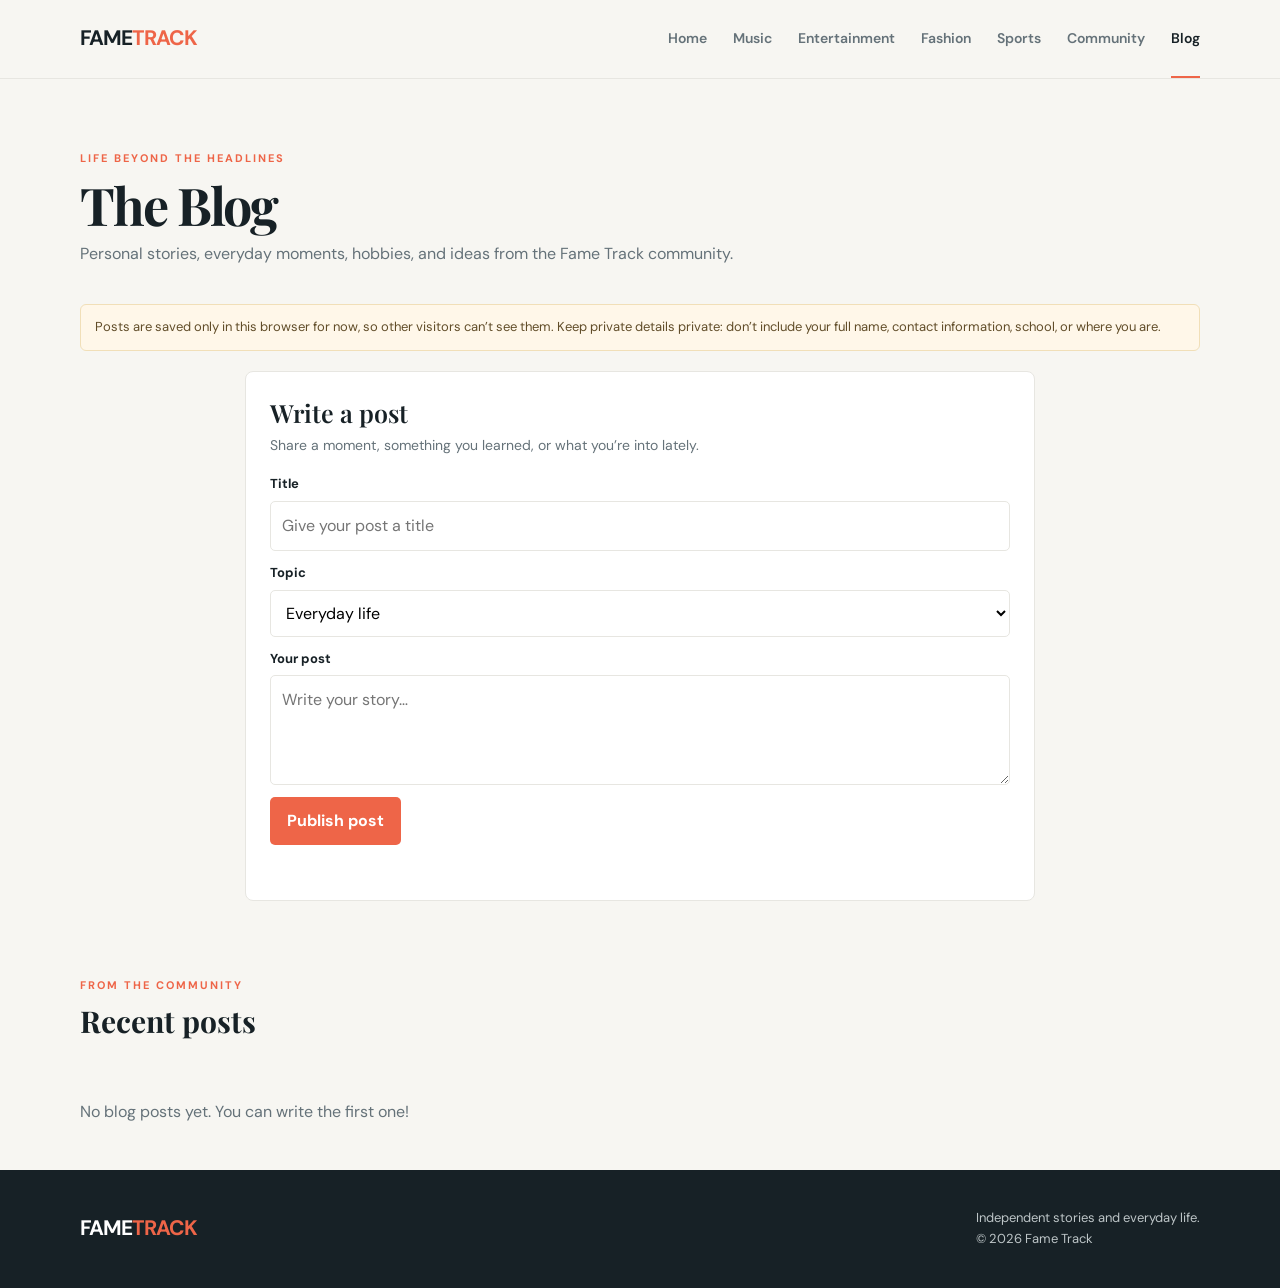
<file: blog.html>
<!doctype html>
<html lang="en">
<head>
  <meta charset="utf-8">
  <meta name="viewport" content="width=device-width, initial-scale=1">
  <meta name="description" content="Personal stories and everyday-life blog posts from the Fame Track community.">
  <title>Blog — Fame Track</title>
  <link rel="stylesheet" href="style.css">
</head>
<body>
  <header class="site-header">
    <div class="wrap head-inner">
      <a class="brand" href="index.html">FAME<span>TRACK</span></a>
      <nav class="topnav" aria-label="Main navigation">
        <a href="index.html">Home</a><a href="music.html">Music</a><a href="entertainment.html">Entertainment</a><a href="fashion.html">Fashion</a><a href="sports.html">Sports</a><a href="community.html">Community</a><a class="active" href="blog.html">Blog</a>
      </nav>
    </div>
  </header>
  <main class="wrap">
    <section class="page-intro">
      <span class="eyebrow">Life beyond the headlines</span>
      <h1>The Blog</h1>
      <p>Personal stories, everyday moments, hobbies, and ideas from the Fame Track community.</p>
    </section>
    <div class="community-note">Posts are saved only in this browser for now, so other visitors can’t see them. Keep private details private: don’t include your full name, contact information, school, or where you are.</div>
    <section class="editor" aria-labelledby="blog-form-title">
      <h2 id="blog-form-title">Write a post</h2>
      <p>Share a moment, something you learned, or what you’re into lately.</p>
      <form id="blog-form">
        <div class="field"><label for="blog-title">Title</label><input id="blog-title" required maxlength="120" placeholder="Give your post a title"></div>
        <div class="field"><label for="blog-category">Topic</label><select id="blog-category"><option>Everyday life</option><option>Hobbies</option><option>Creative</option><option>School</option><option>Other</option></select></div>
        <div class="field"><label for="blog-body">Your post</label><textarea id="blog-body" required maxlength="5000" placeholder="Write your story…"></textarea></div>
        <button class="btn primary" type="submit">Publish post</button>
        <div class="status" id="blog-status" role="status" aria-live="polite"></div>
      </form>
    </section>
    <section aria-labelledby="blog-posts-title">
      <div class="section-head"><div><span class="eyebrow">From the community</span><h2 id="blog-posts-title">Recent posts</h2></div></div>
      <div id="blog-posts"></div>
    </section>
  </main>
  <footer class="site-footer"><div class="wrap foot-inner"><a class="brand" href="index.html" style="color:white">FAME<span>TRACK</span></a><p>Independent stories and everyday life.<br>© <span id="year"></span> Fame Track</p></div></footer>
  <script src="blog.js"></script>
</body>
</html>
</file>
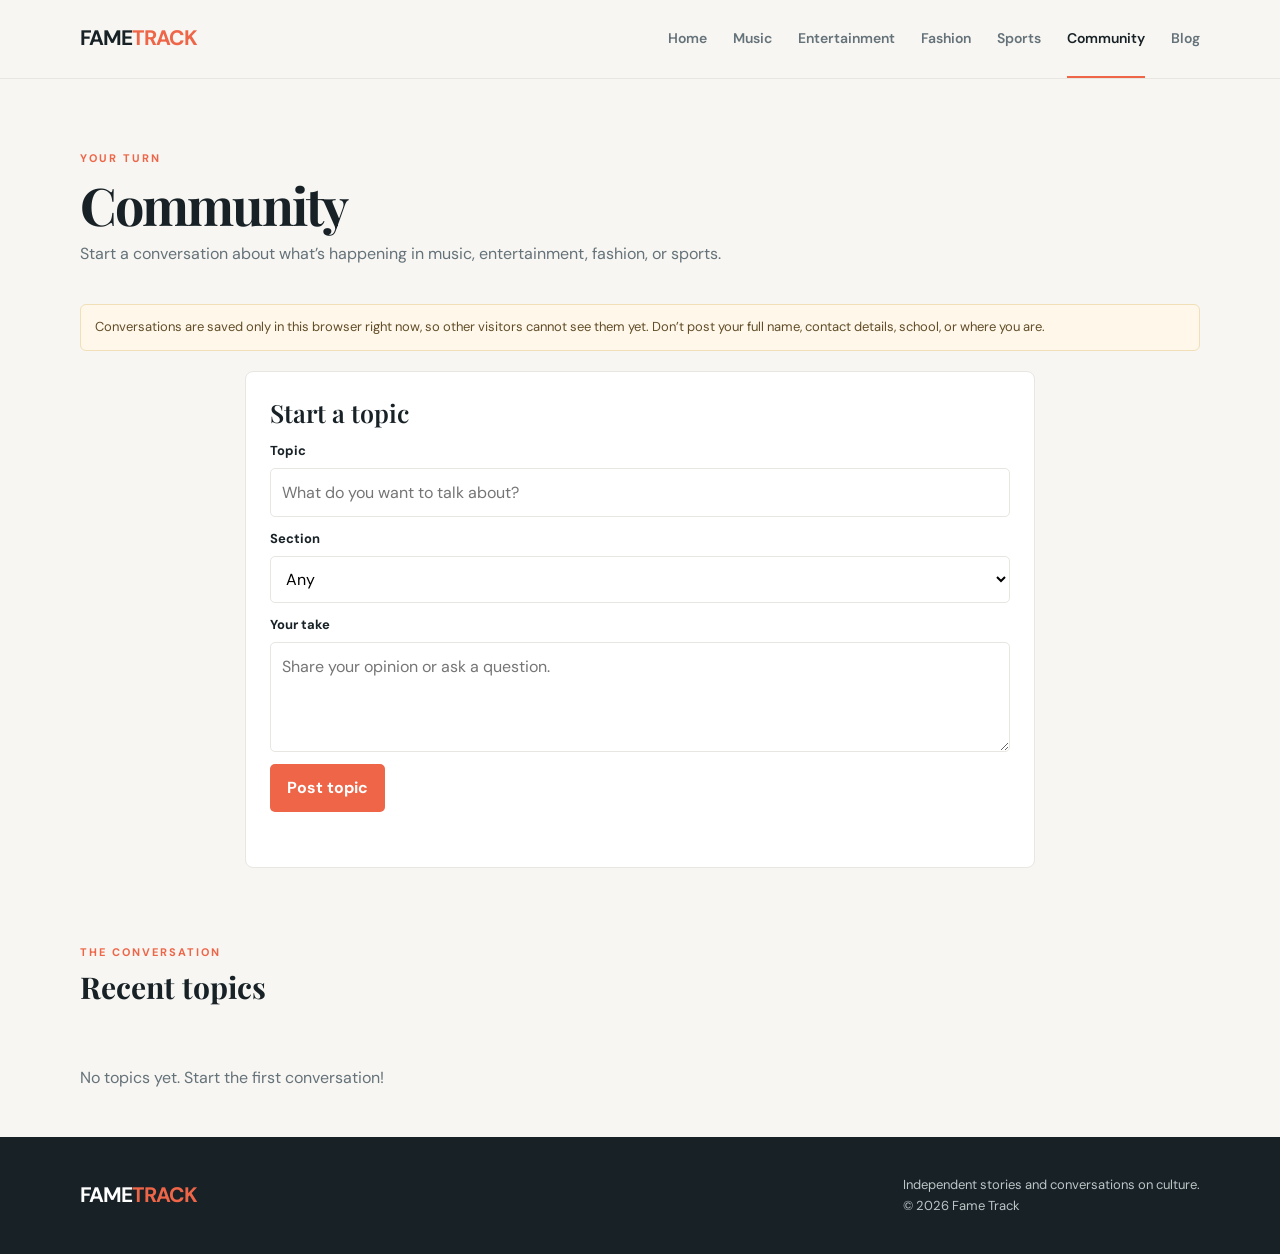
<file: community.html>
<!doctype html>
<html lang="en">
<head>
  <meta charset="utf-8">
  <meta name="viewport" content="width=device-width, initial-scale=1">
  <meta name="description" content="Start a Fame Track conversation about music, entertainment, fashion, or sports.">
  <title>Community — Fame Track</title>
  <link rel="stylesheet" href="style.css">
  <style>
    .community-note{background:#fff7e9;border:1px solid #f1dfb8;color:#614d29;padding:12px 14px;border-radius:6px;font-size:13px;margin:20px 0}
    .topic-card{background:var(--card);border:1px solid var(--line);border-radius:8px;padding:20px;margin:0 0 18px}
    .topic-card h3{font:600 22px/1.3 'Playfair Display',serif;margin:7px 0}
    .topic-copy{color:var(--muted);white-space:pre-wrap;overflow-wrap:anywhere}
    .topic-meta{display:flex;justify-content:space-between;gap:12px;color:var(--muted);font-size:12px}
    .reply-list{border-top:1px solid var(--line);margin-top:18px;padding-top:12px}
    .reply{padding:10px 0;border-bottom:1px solid var(--line)}
    .reply:last-child{border-bottom:0}
    .reply p{margin:4px 0;color:var(--ink);white-space:pre-wrap;overflow-wrap:anywhere}
    .reply-form{display:grid;grid-template-columns:1fr auto;gap:8px;margin-top:14px}
    .reply-form input{min-width:0;padding:10px;border:1px solid var(--line);border-radius:5px}
    .topic-delete{border:0;background:transparent;color:var(--muted);cursor:pointer;text-decoration:underline;font-size:12px}
    @media(max-width:520px){.reply-form{grid-template-columns:1fr}.topic-card{padding:15px}}
  </style>
</head>
<body>
  <header class="site-header">
    <div class="wrap head-inner">
      <a class="brand" href="index.html">FAME<span>TRACK</span></a>
      <nav class="topnav" aria-label="Main navigation">
        <a href="index.html">Home</a><a href="music.html">Music</a><a href="entertainment.html">Entertainment</a><a href="fashion.html">Fashion</a><a href="sports.html">Sports</a><a class="active" href="community.html">Community</a><a href="blog.html">Blog</a>
      </nav>
    </div>
  </header>
  <main class="wrap">
    <section class="page-intro">
      <span class="eyebrow">Your turn</span>
      <h1>Community</h1>
      <p>Start a conversation about what’s happening in music, entertainment, fashion, or sports.</p>
    </section>
    <div class="community-note">Conversations are saved only in this browser right now, so other visitors cannot see them yet. Don’t post your full name, contact details, school, or where you are.</div>
    <section class="editor" aria-labelledby="topic-heading">
      <h2 id="topic-heading">Start a topic</h2>
      <form id="topic-form">
        <div class="field"><label for="topic-title">Topic</label><input id="topic-title" required maxlength="100" placeholder="What do you want to talk about?"></div>
        <div class="field"><label for="topic-category">Section</label><select id="topic-category"><option>Any</option><option>Music</option><option>Entertainment</option><option>Fashion</option><option>Sports</option></select></div>
        <div class="field"><label for="topic-message">Your take</label><textarea id="topic-message" required maxlength="1000" placeholder="Share your opinion or ask a question."></textarea></div>
        <button class="btn primary" type="submit">Post topic</button>
        <div class="status" id="community-status" role="status" aria-live="polite"></div>
      </form>
    </section>
    <section aria-labelledby="topics-heading">
      <div class="section-head"><div><span class="eyebrow">The conversation</span><h2 id="topics-heading">Recent topics</h2></div></div>
      <div id="topics"></div>
    </section>
  </main>
  <footer class="site-footer"><div class="wrap foot-inner"><a class="brand" href="index.html" style="color:white">FAME<span>TRACK</span></a><p>Independent stories and conversations on culture.<br>© <span id="year"></span> Fame Track</p></div></footer>
  <script src="community.js"></script>
</body>
</html>
</file>
<file: style.css>
@import url('https://fonts.googleapis.com/css2?family=DM+Sans:wght@400;500;600;700&family=Playfair+Display:wght@600;700&display=swap');
:root{--ink:#172126;--muted:#657279;--paper:#f7f6f2;--card:#fff;--accent:#ee6548;--line:#e7e6e1;--night:#172126}*{box-sizing:border-box}html{scroll-behavior:smooth}body{margin:0;background:var(--paper);color:var(--ink);font:16px/1.6 'DM Sans',sans-serif}a{color:inherit}button,input,textarea,select{font:inherit}button,a{ -webkit-tap-highlight-color:transparent}.wrap{width:min(1120px,calc(100% - 40px));margin:auto}.site-header{background:var(--paper);border-bottom:1px solid var(--line);position:sticky;top:0;z-index:5}.head-inner{min-height:78px;display:flex;align-items:center;justify-content:space-between;gap:24px}.brand{font-weight:700;font-size:21px;letter-spacing:-1px;text-decoration:none}.brand span{color:var(--accent)}.topnav{display:flex;gap:26px;align-items:center}.topnav a{text-decoration:none;color:var(--muted);font-size:14px;font-weight:600;padding:27px 0;border-bottom:2px solid transparent}.topnav a:hover,.topnav a.active{color:var(--ink);border-color:var(--accent)}.hero{padding:78px 0 62px;display:grid;grid-template-columns:1.1fr .9fr;gap:46px;align-items:center}.eyebrow{text-transform:uppercase;letter-spacing:2px;color:var(--accent);font-size:11px;font-weight:700}.hero h1,.page-intro h1{font:700 clamp(42px,6vw,72px)/1.05 'Playfair Display',serif;letter-spacing:-2px;margin:14px 0 18px}.hero p{color:var(--muted);font-size:18px;max-width:520px}.hero-art{min-height:340px;background:linear-gradient(145deg,#f5b5a2,#ec755d 60%,#ac3f36);border-radius:8px;position:relative;overflow:hidden;display:grid;place-items:center;color:white}.hero-art:before,.hero-art:after{content:'';position:absolute;border:1px solid #ffffff55;border-radius:50%;width:300px;height:300px}.hero-art:after{width:440px;height:440px}.hero-art strong{font:700 42px 'Playfair Display',serif;z-index:1;text-align:center}.hero-art small{position:absolute;bottom:22px;letter-spacing:2px;text-transform:uppercase;font-size:10px}.section-head{display:flex;align-items:end;justify-content:space-between;gap:20px;margin:24px 0}.section-head h2,.page-intro h1{font-family:'Playfair Display',serif}.section-head h2{font-size:30px;margin:0}.filters{display:flex;gap:8px;flex-wrap:wrap;margin:22px 0}.filter{background:transparent;border:1px solid var(--line);padding:8px 15px;border-radius:30px;cursor:pointer;color:var(--muted);font-size:13px}.filter.active,.filter:hover{background:var(--ink);border-color:var(--ink);color:white}.grid{display:grid;grid-template-columns:repeat(3,1fr);gap:22px;margin-bottom:76px}.story{background:var(--card);border:1px solid var(--line);border-radius:8px;overflow:hidden;display:flex;flex-direction:column;min-height:315px}.story-visual{height:130px;background:linear-gradient(135deg,#e8d1c4,#ef8a71);display:flex;align-items:center;justify-content:center;color:white;font:700 22px 'Playfair Display',serif}.story:nth-child(3n+2) .story-visual{background:linear-gradient(135deg,#becbc1,#788c7b)}.story:nth-child(3n) .story-visual{background:linear-gradient(135deg,#c9c1db,#77708f)}.story-body{padding:18px;display:flex;flex:1;flex-direction:column}.tag{font-size:10px;text-transform:uppercase;letter-spacing:1.4px;font-weight:700;color:var(--accent)}.story h3{font:600 20px/1.3 'Playfair Display',serif;margin:8px 0}.story p{color:var(--muted);font-size:14px;margin:0 0 16px}.story-foot{margin-top:auto;display:flex;justify-content:space-between;align-items:center;color:var(--muted);font-size:12px}.save{border:0;background:transparent;color:var(--accent);cursor:pointer;font-weight:700}.page-intro{padding:65px 0 18px}.page-intro h1{font-size:52px;margin:8px 0}.page-intro p{color:var(--muted);margin:0}.toolbar{display:flex;gap:10px;align-items:center;margin:26px 0}.search{flex:1;padding:12px 16px;border:1px solid var(--line);border-radius:6px;background:#fff}.editor{margin:0 auto 70px;background:#fff;border:1px solid var(--line);border-radius:8px;padding:24px;max-width:790px}.editor h2{font:600 25px 'Playfair Display',serif;margin:0 0 5px}.editor>p{color:var(--muted);margin:0 0 18px;font-size:14px}.field{display:grid;gap:6px;margin:12px 0}.field label{font-size:13px;font-weight:700}.field input,.field textarea,.field select{width:100%;padding:11px;border:1px solid var(--line);border-radius:5px;background:#fff}.field textarea{min-height:110px;resize:vertical}.actions{display:flex;gap:10px;flex-wrap:wrap;margin-top:16px}.btn{border:0;border-radius:5px;background:var(--ink);color:white;padding:11px 17px;font-weight:700;cursor:pointer}.btn.primary{background:var(--accent)}.btn:disabled{opacity:.6;cursor:wait}.status{color:var(--muted);font-size:13px;min-height:22px;margin-top:9px}.notice{background:#fff7e9;border:1px solid #f1dfb8;color:#614d29;padding:12px;border-radius:5px;font-size:13px;margin-top:15px}.site-footer{background:var(--night);color:white;padding:34px 0}.foot-inner{display:flex;justify-content:space-between;gap:20px;align-items:center}.site-footer p{margin:4px 0;color:#bdc5c7;font-size:13px}.empty{color:var(--muted);padding:30px 0}.hidden{display:none!important}@media(max-width:760px){.head-inner{align-items:flex-start;flex-direction:column;padding:14px 0 0;gap:0}.topnav{width:100%;gap:20px;overflow:auto}.topnav a{white-space:nowrap;padding:13px 0}.hero{grid-template-columns:1fr;padding:52px 0}.hero-art{min-height:220px}.grid{grid-template-columns:repeat(2,1fr)}.page-intro{padding-top:42px}}@media(max-width:520px){.wrap{width:min(100% - 28px,1120px)}.grid{grid-template-columns:1fr}.hero h1{font-size:48px}.section-head{align-items:flex-start;flex-direction:column}.foot-inner{align-items:flex-start;flex-direction:column}}
/* News cards open the publisher article when clicked. */
.story:has(h3 a){cursor:pointer}
.story:has(h3 a):hover{transform:translateY(-2px);box-shadow:0 6px 18px #17212618;transition:transform .16s,box-shadow .16s}
.community-note{background:#fff7e9;border:1px solid #f1dfb8;color:#614d29;padding:12px 14px;border-radius:6px;font-size:13px;margin:20px 0}
.blog-post{background:var(--card);border:1px solid var(--line);border-radius:8px;padding:22px;margin-bottom:18px}
.blog-post-meta{display:flex;justify-content:space-between;align-items:center;gap:12px;color:var(--muted);font-size:12px}
.blog-post h3{font:600 25px/1.3 'Playfair Display',serif;margin:10px 0}
.blog-post-body{color:var(--ink);white-space:pre-wrap;overflow-wrap:anywhere}
.blog-post-actions{text-align:right;border-top:1px solid var(--line);padding-top:10px}
</file>
